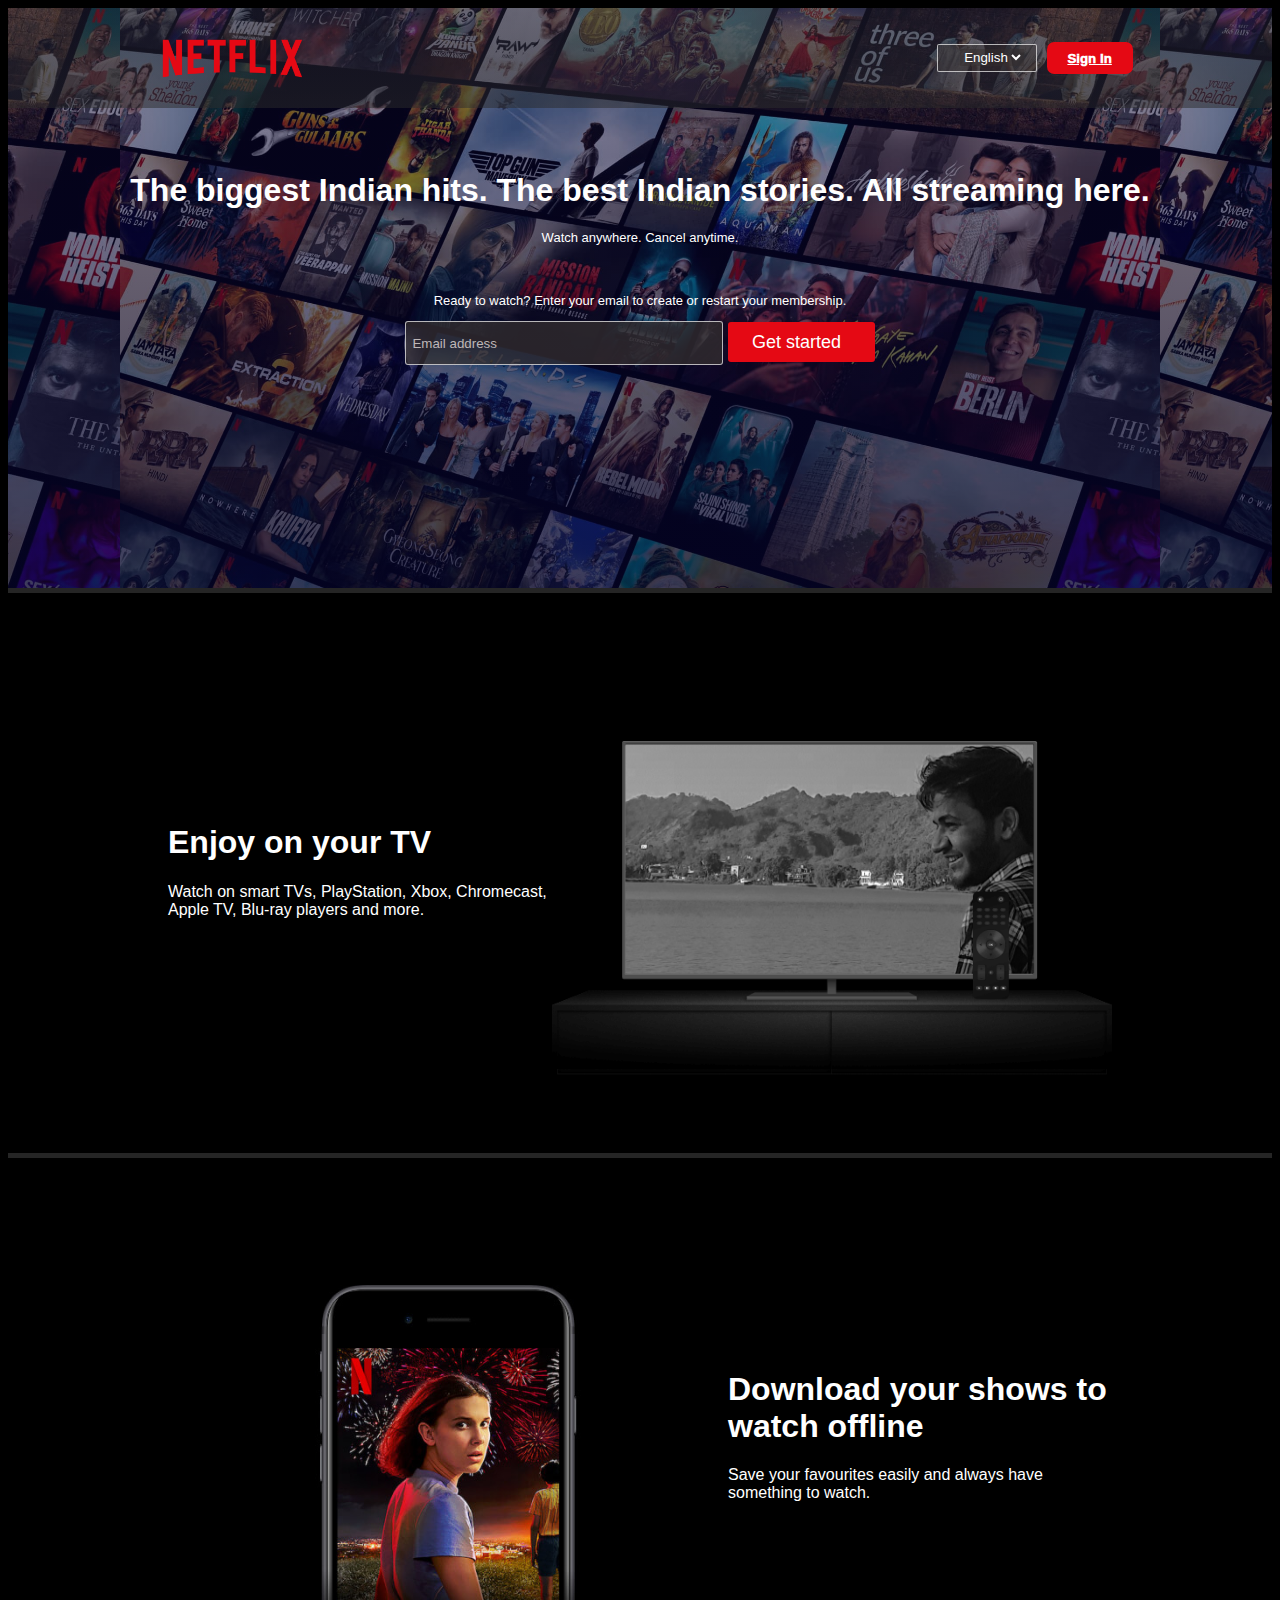
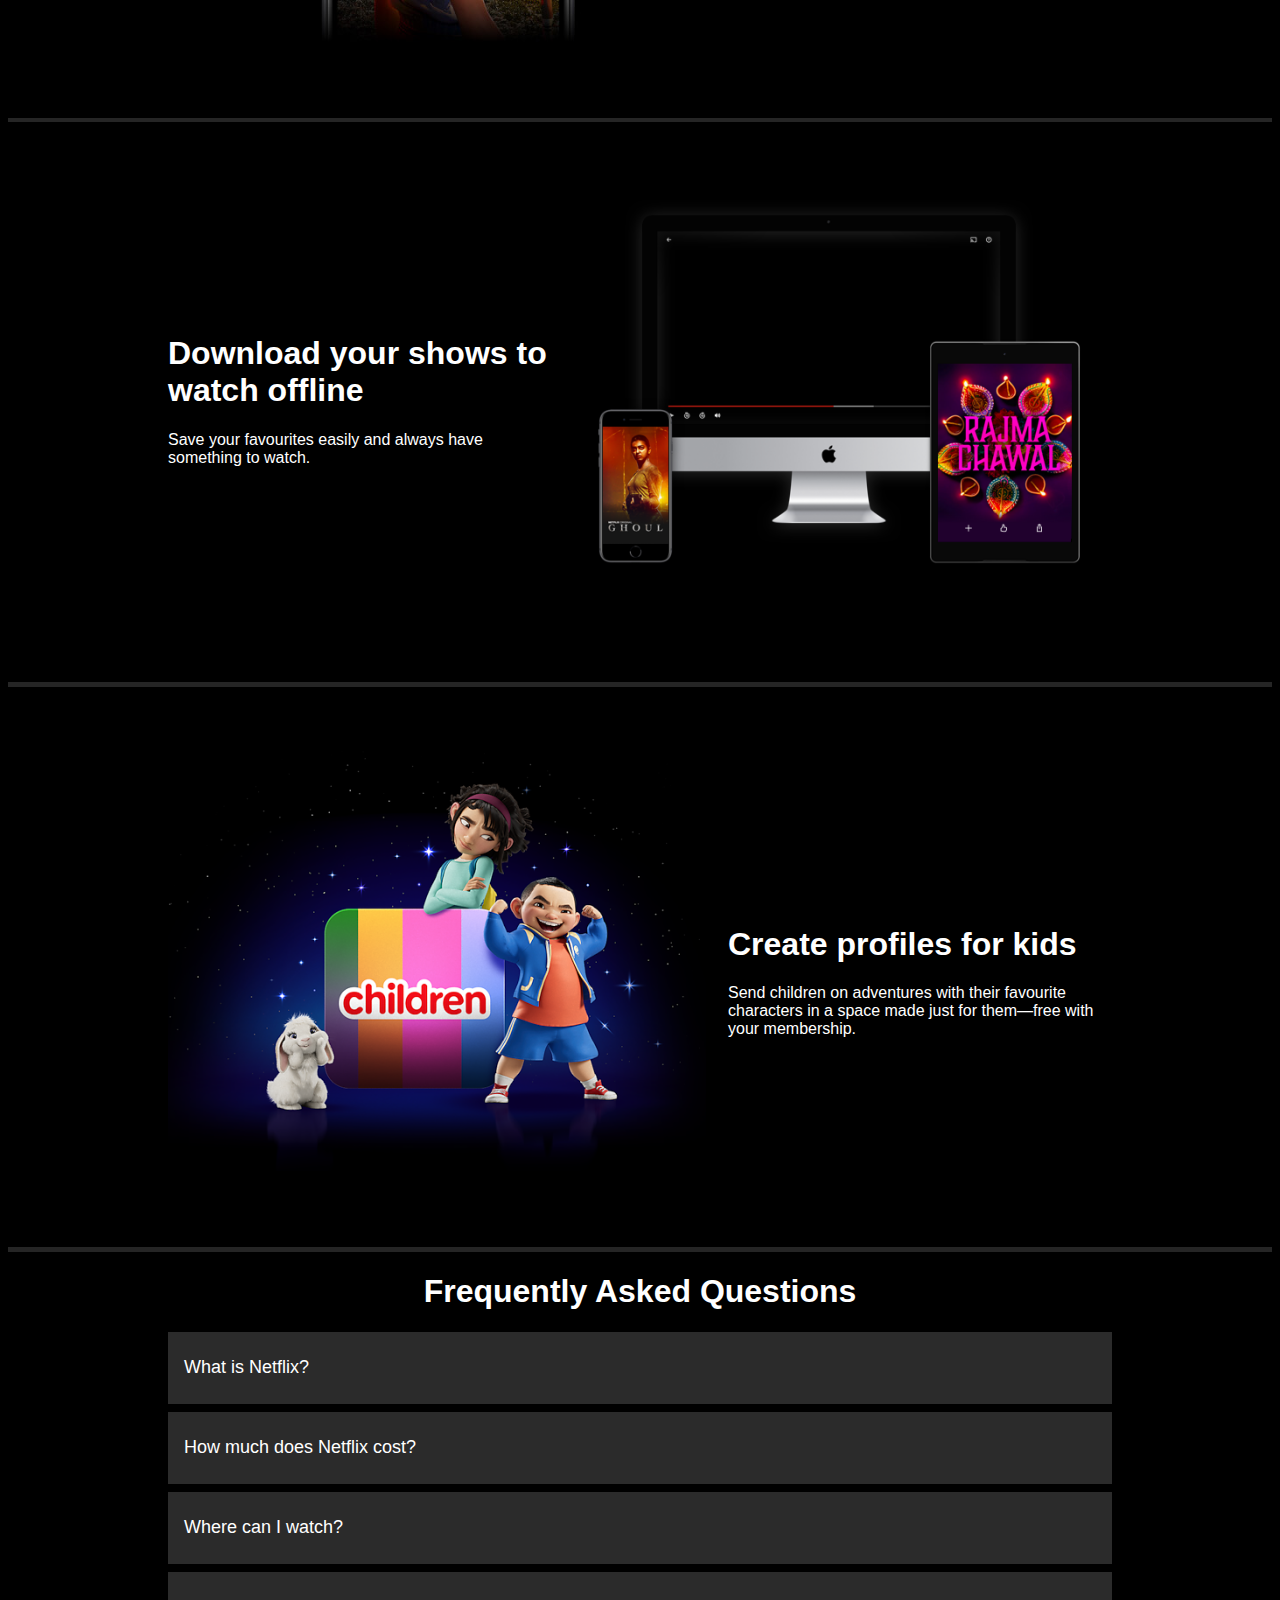
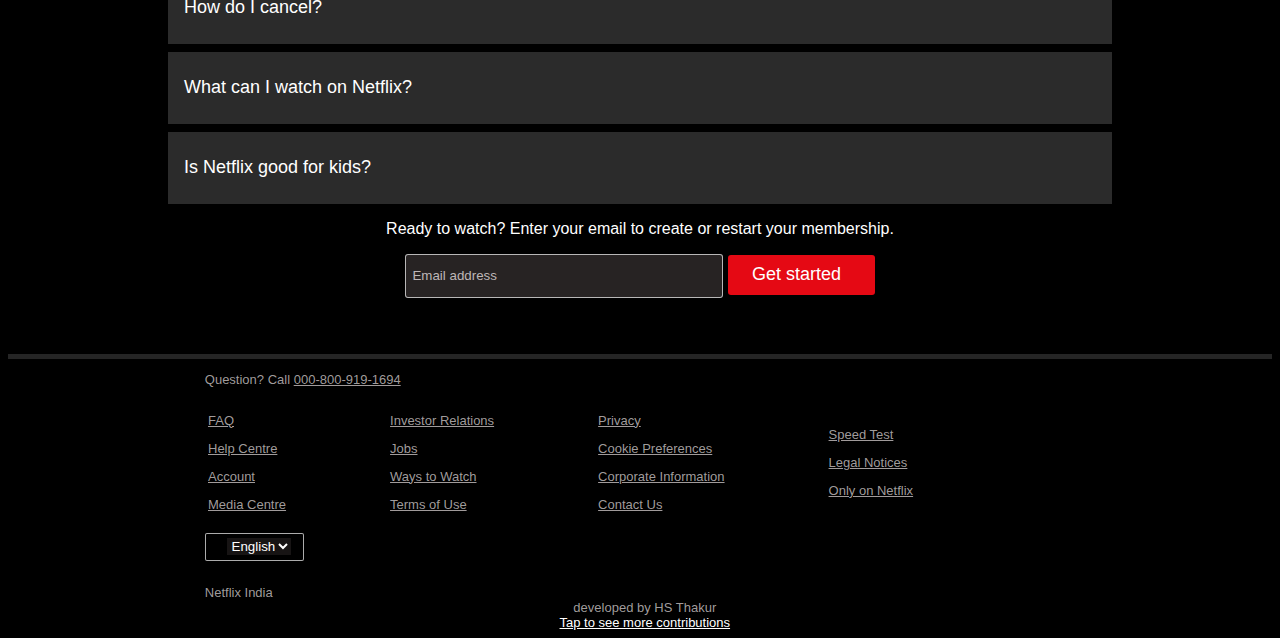
<file: index.html>
<!DOCTYPE html>
<html lang="en">
<head>
    <meta charset="UTF-8">
    <meta http-equiv="X-UA-Compatible" content="IE=edge">
    <meta name="viewport" content="width=device-width, initial-scale=1.0">
    <title>Netflix</title>
    <link rel="stylesheet" href="https://cdnjs.cloudflare.com/ajax/libs/font-awesome/6.5.1/css/all.min.css" integrity="sha512-DTOQO9RWCH3ppGqcWaEA1BIZOC6xxalwEsw9c2QQeAIftl+Vegovlnee1c9QX4TctnWMn13TZye+giMm8e2LwA==" crossorigin="anonymous" referrerpolicy="no-referrer" />
    <link rel="stylesheet" href="style.css">
</head>
<body>
    <div class="container-1">
            <div class="header">
                <div class="logo1">
                    <img src="logo1.png" alt="Netflix-log">
                </div>
                <div class="head-right">
                        <div class="lang">
                            <i class="fa-solid fa-language"></i>
                            <select class="lang-select">
                                <p>English</p>
                                <option>English</option>
                                <option>हिन्दी</option>
                            </select>
                        </div>
                        <button class="signin" >
                            <div class="st1">
                               <a href="signin.html" target="_m">Sign In</a> 
                            </div>
                            
                        </button>
                    </div>
            </div>

            <div class="page1">
            
                <div class="page1-para">
                    
                    <h1 class="p1l1">The biggest Indian hits. The best Indian stories. All streaming here.</h1>
                    <p class="p1l2">Watch anywhere. Cancel anytime.</p>
                    <p class="p1l3">Ready to watch? Enter your email to create or restart your membership.</p>
                </div>
                <div class="email-input">  
                    <input name="mailid" placeholder="Email address" type="text" >
                    <button class="go">Get started
                        <i class="fa-solid fa-angle-right"></i>
                    </button>
                </div>
            </div>
            <div class="page1footer">
            </div>
            </div>

        <div class="page2">
            <div class="page2-item">
                <div class="page2-para">

                    <h1 class="p2l1">Enjoy on your TV</h1>
                    <p class="p2l2">Watch on smart TVs, PlayStation, Xbox, Chromecast, Apple TV, Blu-ray players and more.</p>
                </div>
                <div class="Tvimg">
                    <img  id="Tvimg" src="tv.png">
                </div>
            </div>
            <div class="page1footer">
            </div>
        </div>

        <div class="page3">
            <div class="page3-item">
                <div class="mobileimg">
                    <img src="mobile-0819.jpg">
                </div>
                <div class="page3-para">

                    <h1 class="p3l1">Download your shows to watch offline</h1>
                    <p class="p3l2">Save your favourites easily and always have something to watch.</p>
                </div>
            </div>
            <div class="page1footer">
            </div>
        </div>

        <div class="page4">
            <div class="page4-item">
                <div class="page4-para">

                    <h1 class="p4l1">Download your shows to watch offline</h1>
                    <p class="p4l2">Save your favourites easily and always have something to watch.</p>
                </div>
                <div class="laptop">
                    <img src="device-pile-in.png">
                </div>
            </div>
            <div class="page1footer">
            </div>
        </div>
        
        <div class="page5">
            <div class="page5-item">
                <div class="children">
                    <img src="children.png">
                </div>
                <div class="page5-para">

                    <h1 class="p5l1">Create profiles for kids</h1>
                    <p class="p5l2">
                        Send children on adventures with their favourite characters in a space made just for them—free with your membership.</p>
                </div>
            </div>
            <div class="page1footer">
            </div>
        </div>

        <div class="page6">
        <div class="page6-item">
            <div class="faqs">
                <h1>Frequently Asked Questions</h1>
                <div class="qfaq">
                    <div class="q">
                        <p class="question">What is Netflix?</p>
                    </div>
                    <div class="plus">
                        <i class="fa-solid fa-plus"></i>
                    </div>
                </div>
                <div class="qfaq">
                    <div class="q">
                        <p class="question">
                            How much does Netflix cost?</p>
                    </div>
                    <div class="plus">
                        <i class="fa-solid fa-plus"></i>
                    </div>
                </div>

                <div class="qfaq">
                    <div class="q">
                        <p class="question">Where can I watch?</p>
                    </div>
                    <div class="plus">
                        <i class="fa-solid fa-plus"></i>
                    </div>
                </div>

                <div class="qfaq">
                    <div class="q">
                        <p class="question">
                            How do I cancel?</p>
                    </div>
                    <div class="plus">
                        <i class="fa-solid fa-plus"></i>
                    </div>
                </div>

                <div class="qfaq">
                    <div class="q">
                        <p class="question">What can I watch on Netflix?</p>
                    </div>
                    <div class="plus">
                        <i class="fa-solid fa-plus"></i>
                    </div>
                </div>

                <div class="qfaq">
                    <div class="q">
                        <p class="question">Is Netflix good for kids?</p>
                    
                    </div>
                    <div class="plus">
                        <i class="fa-solid fa-plus"></i>
                        <!-- <i class="fa-solid fa-xmark"></i> -->
                    </div>
                </div>
                

            </div>
            


        <!-- pstfaqs -->
        <div class="postfaqs">
            <div class="page6-para">
            <p class="p561">Ready to watch? Enter your email to create or restart your membership.</p>
        </div>
        <div class="email-input">  
            <input name="mailid2" placeholder="Email address" type="text" >
            <button class="go">Get started
                <i class="fa-solid fa-angle-right"></i>
            </button>
        </div>


        </div>
    </div>
        <div class="page1footer">
        </div>

        </div>

        <div class="footer">
            <div class="contact">
                <p>
                    Question? Call <u>000-800-919-1694</u>
                </p>
            </div>
            
            <div class="boxes">
                <div class="box1">
                    <ul> <u> FAQ</u></ul>
                    <ul> <u> Help Centre</u></ul>
                    <ul> <u> Account</u></ul>
                    <ul> <u> Media Centre</u></ul>
                </div>

                <div class="box2">
                    <ul> <u>Investor Relations </u></ul>
                    <ul> <u> Jobs</u></ul>
                    <ul> <u>Ways to Watch</u></ul>
                    <ul> <u>Terms of Use</u></ul>

                </div>

                <div class="box3">
                    <ul> <u>Privacy</u></ul>
                    <ul> <u>Cookie Preferences</u></ul>
                    <ul> <u>Corporate Information</u></ul>
                    <ul> <u>Contact Us</u></ul>

                </div>

                <div class="box4">
                    <ul> <u>Speed Test</u></ul>
                    <ul> <u>Legal Notices </u></ul>
                    <ul> <u>Only on Netflix </u></ul>
                </div>
            </div>

            <div class="lang1">
                <i class="fa-solid fa-language"></i>
                <select class="lang-select">
                    <p>English</p>
                    <option>English</option>
                    <option>हिन्दी</option>
                </select>
            </div>

            <div class="name">
                Netflix India
            </div>

            <div class="copyright">
                <i class="fa-regular fa-copyright"></i>developed by HS Thakur
                <br>
                <i class="fa-brands fa-github"></i>
                <a href="https://github.com/Harshey09" target="_blank">Tap to see more contributions</a>
            </div>
            
        </div>

        <script src="script.js"></script>
    
</body>
</html>
</file>
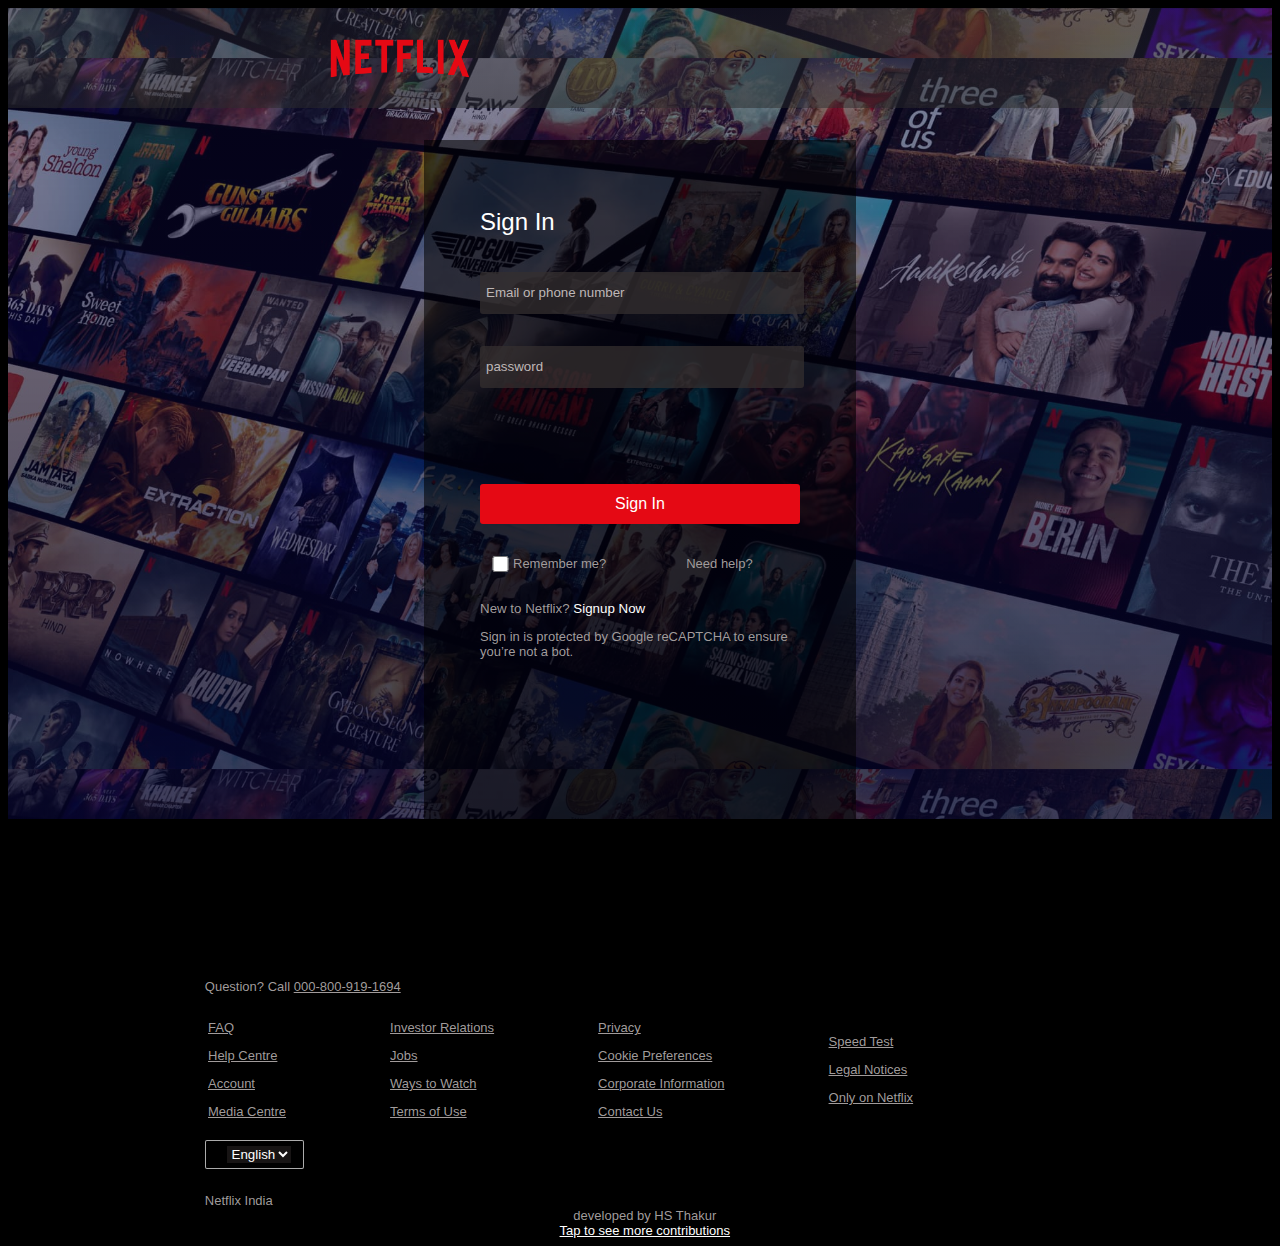
<file: signin.html>
<!DOCTYPE html>
<html lang="en">
<head>
    <meta charset="UTF-8">
    <meta http-equiv="X-UA-Compatible" content="IE=edge">
    <meta name="viewport" content="width=device-width, initial-scale=1.0">
    <title>sign In-Netflix</title>
    <link rel="stylesheet" href="https://cdnjs.cloudflare.com/ajax/libs/font-awesome/6.5.1/css/all.min.css" integrity="sha512-DTOQO9RWCH3ppGqcWaEA1BIZOC6xxalwEsw9c2QQeAIftl+Vegovlnee1c9QX4TctnWMn13TZye+giMm8e2LwA==" crossorigin="anonymous" referrerpolicy="no-referrer" />
    <link rel="stylesheet" href="style.css">
    <link rel="stylesheet" href="gostyle.css">

</head>
<body>

    <div class="container-1">
        <div class="header">
            <div class="logo1">
                <img src="logo1.png" alt="Netflix-log">
            </div>
            
               </div>
               <div class="inform">
                    <h2>Sign In</h2>
                    <form action="/action_page.php">
                    <input placeholder="Email or phone number" type="text" id="fname" name="fname"> <br>
                    <input placeholder="password" type="password" id="password" name="password"> <br>
                    <button>Sign In</button>
                </form> 

                    <div class="post-submit">
                        <div> <input type="checkbox" id="remember" name="remember"></div>
                        <div class="part2">
                           Remember me?
                        </div>
                        <div class="part1">
                            Need help?
                        </div>
                    </div>

                    <div class="signup">
                        New to Netflix?&#160; <p> Signup Now</p>
                    </div>

                    <div class="postsignup">
                        Sign in is protected by Google reCAPTCHA to ensure you’re not a bot.
                    </div>
              </div>
              <div class="go1"></div>
        </div>

         <div class="footer">
            <div class="contact">
                <p>
                    Question? Call <u>000-800-919-1694</u>
                </p>
            </div>
            
            <div class="boxes">
                <div class="box1">
                    <ul> <u> FAQ</u></ul>
                    <ul> <u> Help Centre</u></ul>
                    <ul> <u> Account</u></ul>
                    <ul> <u> Media Centre</u></ul>
                </div>

                <div class="box2">
                    <ul> <u>Investor Relations </u></ul>
                    <ul> <u> Jobs</u></ul>
                    <ul> <u>Ways to Watch</u></ul>
                    <ul> <u>Terms of Use</u></ul>

                </div>

                <div class="box3">
                    <ul> <u>Privacy</u></ul>
                    <ul> <u>Cookie Preferences</u></ul>
                    <ul> <u>Corporate Information</u></ul>
                    <ul> <u>Contact Us</u></ul>

                </div>

                <div class="box4">
                    <ul> <u>Speed Test</u></ul>
                    <ul> <u>Legal Notices </u></ul>
                    <ul> <u>Only on Netflix </u></ul>
                </div>
            </div>

            <div class="lang1">
                <i class="fa-solid fa-language"></i>
                <select class="lang-select">
                    <p>English</p>
                    <option>English</option>
                    <option>हिन्दी</option>
                </select>
            </div>

            <div class="name">
                Netflix India
            </div>

            <div class="copyright">
                <i class="fa-regular fa-copyright"></i>developed by HS Thakur
                <br>
                <i class="fa-brands fa-github"></i>
                <a href="https://github.com/Harshey09" target="_blank">Tap to see more contributions</a>
            </div>
            
        </div>
        

</body>
</file>
<file: style.css>
* {
    text-align: center;
    color: white;
}

body {
    font-family: 'Roboto', sans-serif;
    background-color: #000;
}

.container-1 {
    background-image: 
    linear-gradient(rgba(16, 10, 81, 0.3),rgba(5, 4, 46, 0.7)),  url('bg1.jpeg');
    background-position: center;
    background-size: contain;
}

.page1 {
    height: 22rem;
}

.header {
    display: flex;
    justify-content: space-evenly;
    align-items: center;
}

.header {
    background-image: 
    linear-gradient(rgba(39, 39, 40, 0.349),rgba(43, 43, 43, 0.509));
 

}

.header img {
    
    height: 6rem;
    margin-right: 30rem;

}


.head-right {
    margin: 0 0 0 0;
    display: flex;
    justify-content: space-between;
    align-items: center;
  
}

.lang, .lang1 {
    display: flex;
    align-items: center;
    border: 0.5px solid rgba(255, 255, 255, 0.676);
    border-radius: 2px;
    height: 1.4rem;
    padding: 2px 12px;
    margin-right: .3rem;
    background-color: rgba(52, 47, 47, 0.437);

}

.signin {
    height: 2rem;
    padding-left: 1rem;
    padding-right: 1rem;
    display: flex;
    align-items: center;
    background-color: #E50914;
    border-radius: .45rem;
    border: none;
    margin-left: .3rem;
}

.st1 {
    background-color: #E50914;
    font-weight: 1000;
}


.lang-select {
    border: none;
    background-color: rgba(52, 47, 47, 0.437);

} 

.page1
{
    margin-top: 4rem;
    margin-bottom: 4rem;
}

.p1l2 {
    font-size: small;
    font-weight: 100;
    margin-top: 1rem;
}

.p1l3 {
    font-size: small;
    font-weight: 100;
    margin-top: 3rem;
}

.email-input input
{
    height : 2.5rem;
    width: 19.5rem;
    background-color: rgba(52, 47, 47, 0.741);
    border: 0.5px solid rgba(255, 255, 255, 0.676);
    border-radius: 3px;
    
}

::placeholder {
    text-align: left;
    padding-left: 4px;
    color:  rgb(190, 183, 183);
}

.go {
    height : 2.5rem;
    padding-left: 1.5rem;
    padding-right: 1.5rem;
    background-color: #E50914;
    font-size: large;
    font-weight: 500;
    border: none;
    border-radius: 3px;
}
.go i {
    font-size: small;

}


.page1footer {
    background-color: rgb(37, 37, 37);
    height: .3rem;
}

.page2-item {
    margin-top: 4rem;
    margin-bottom: 4.5rem;
    display: flex;
    align-items: center;
    justify-content: space-evenly;
}

.p2l1,.p2l2 {
    text-align: left;
}

.Tvimg img{
    width: 35rem;
    background-image: url('20230224_164107-_1_.jpeg');
    background-size: cover;
    background-position: center;
    background-repeat: no-repeat;
}

.page3-item {
    margin-top: 4rem;
    margin-bottom: 4.5rem;
    display: flex;
    align-items: center;
    justify-content: space-center;
}

.p3l1,.p3l2 {
    text-align: left;
}
.mobileimg img {
    width: 35rem;

}

.page4-item {
    margin-top: 4rem;
    margin-bottom: 4.5rem;
    display: flex;
    align-items: center;
    justify-content:center;
}

.p4l1,.p4l2 {
    text-align: left;
}
.laptop img {
    width: 35rem;

}


.p5l1,.p5l2 {
    text-align: left;
}

.page5-item {
    margin-top: 4rem;
    margin-bottom: 4.5rem;
    display: flex;
    align-items: center;
    justify-content:center;
}

.children img {
    width: 35rem;
}

.qfaq {
    display: flex;
    justify-content: space-between;
    align-items: center;
    background-color: rgba(128, 128, 128, 0.334);
    padding-left: 1rem;
    padding-right: 1rem;
    font-weight: 200;
    margin-bottom: .5rem;
    height: 4.5rem;
    font-size: large;
    
}

#ans {
    text-align: left;
    height: auto;
    padding: 10px 10px 10px 10px;


}

.ans {
    background-color: rgba(128, 128, 128, 0.089);
    padding-left: 1rem;
    padding-right: 1rem;
    font-weight: 200;
    margin-bottom: .5rem;
    height: 4.5rem;
    font-size: large;
    text-align: left;
    margin-bottom: 2rem;
}

.page5-para {
    margin-top: 2rem;
}

.postfaqs {
    margin-bottom: 3.5rem;
}

/* for margin */

.page2-item,.page3-item,.page4-item,.page5-item,.page6-item,.footer
{
    margin-left: 10rem;
    margin-right: 10rem;

}


.footer {
    font-size: small;
    font-family: sans-serif;
}

.boxes {
    display: flex;
    justify-content: start;
    align-items: center; 
}

.box2,.box3,.box4
{
    margin-left: 4rem;
}



.boxes ul {
    text-align: left;
    color: #a6a0a0f7;

}

.boxes u {
    text-align: left;
    color: #a6a0a0f7;

}

.contact p{
    margin-left: 2.3rem;
    color: #a6a0a0f7;
    text-align: left;

}
.contact u {
    color: #a6a0a0f7;
}

.lang1 {
    width:fit-content;
    background-color: #000;
    margin-left: 2.3rem;
    margin-top: .5rem;

}
.name {

    color: #a6a0a0f7;
    text-align: left;
    margin-left: 2.3rem;
    margin-top: 1.5rem;
}

.copyright {
    color: #a6a0a0f7;
}

.contact a , i {
    color: #a6a0a0f7;
   margin: .3rem;
}

a {

   margin: .3rem;

}
</file>
<file: gostyle.css>
.inform {
    
    min-height: -25rem;
    background-color: rgba(0, 0, 0, 0.56);
    margin: 2rem 26rem 10rem;
    text-align: center;
    width: fit-content;
    padding: 3rem 3.5rem 10rem 3.5rem;
    max-width: 20rem;

}

h2 {
    text-align: left;
    font-weight: 500;
}

 input
{
    
    height : 2.5rem;
    width: 10rem;
    background-color: rgba(52, 47, 47, 0.741);
    border: none;
    border-radius: 3px;
    margin-top: 1rem;
    margin-bottom: 1rem;

    width: 100%;

    
    
}

button {
    height : 2.5rem;
    padding-left: 1.5rem;
    padding-right: 1.5rem;
    background-color: #E50914;
    font-size: medium;
    font-weight: 500;
    border: none;
    border-radius: 3px;
    width: 100%;
    margin-top: 5rem;
}

.post-submit {
    display: flex;
justify-content: left;
align-items: center;
margin-top: 1rem;


}

.part1 {
    margin-left: 5rem;
    color: #a6a0a0f7;
    font-size: small;
    font-weight: 300;

   
}

.part2 {
    color: #a6a0a0f7;
    font-size: small;
    font-weight: 300;

    
}

#remember {
    height: 1rem;
    margin-right: 1rem;
    color: #a6a0a0f7;
    font-weight: 300;

}

/* .logo1 {
    margin-right: 10rem;

} */

.signup{
    display: flex;
    align-items: center;
    color: #a6a0a0f7;
    font-size: smaller;
    font-weight: 300;
}

.postsignup{
    color: #a6a0a0f7;
    font-size: small;
    font-weight: 300;
    text-align: left;

}

.go1{
    margin-top: 10rem;
}
</file>
